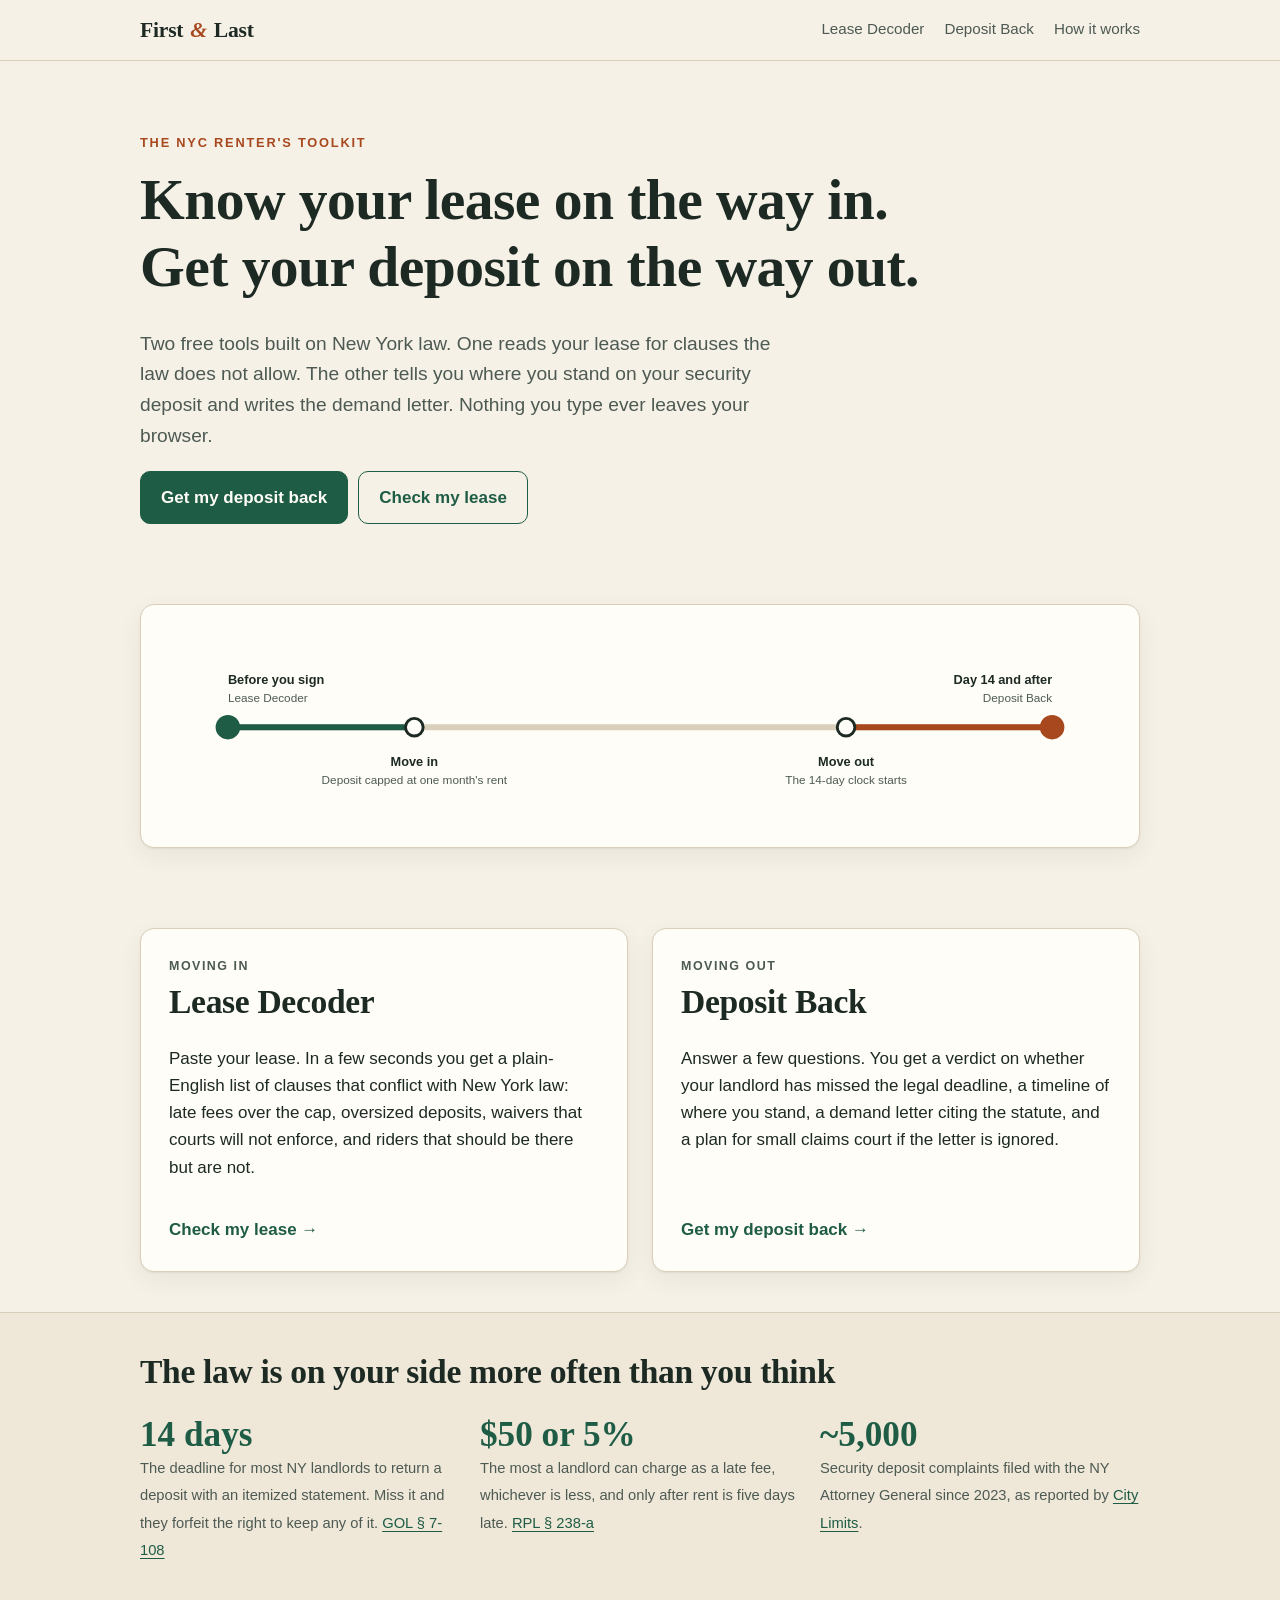
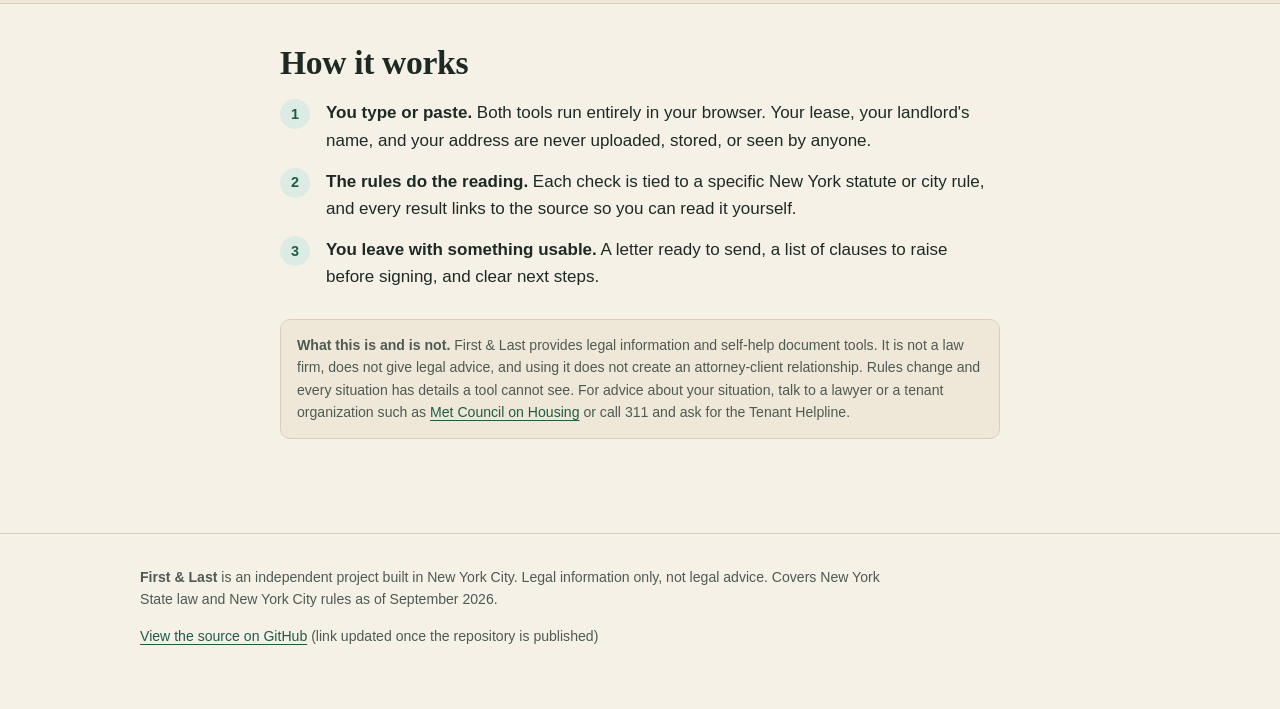
<file: index.html>
<!doctype html>
<html lang="en">
<head>
  <meta charset="utf-8">
  <meta name="viewport" content="width=device-width, initial-scale=1">
  <title>First &amp; Last | The NYC renter's toolkit</title>
  <meta name="description" content="Check your NYC lease on the way in. Get your security deposit back on the way out. Free, private, and built on New York law.">
  <link rel="stylesheet" href="css/styles.css">
  <link rel="icon" href="data:image/svg+xml,%3Csvg xmlns='http://www.w3.org/2000/svg' viewBox='0 0 64 64'%3E%3Crect width='64' height='64' rx='14' fill='%231f5c45'/%3E%3Ctext x='32' y='44' font-family='Georgia,serif' font-size='34' font-weight='700' fill='%23f6f1e7' text-anchor='middle'%3EF%26L%3C/text%3E%3C/svg%3E">
</head>
<body>
  <header class="site-header">
    <div class="wrap">
      <a class="brand" href="index.html">First <span class="amp">&amp;</span> Last</a>
      <nav class="nav" aria-label="Main">
        <a href="lease.html">Lease Decoder</a>
        <a href="deposit.html">Deposit Back</a>
        <a href="#how">How it works</a>
      </nav>
    </div>
  </header>

  <main>
    <section class="hero">
      <div class="wrap">
        <div class="eyebrow">The NYC renter's toolkit</div>
        <h1>Know your lease on the way in.<br>Get your deposit on the way out.</h1>
        <p class="lede">Two free tools built on New York law. One reads your lease for clauses the law does not allow. The other tells you where you stand on your security deposit and writes the demand letter. Nothing you type ever leaves your browser.</p>
        <div class="btn-row">
          <a class="btn" href="deposit.html">Get my deposit back</a>
          <a class="btn ghost" href="lease.html">Check my lease</a>
        </div>
      </div>
    </section>

    <section aria-labelledby="lifecycle-h">
      <div class="wrap">
        <h2 id="lifecycle-h" class="hidden">The renting lifecycle</h2>
        <div class="card timeline-box">
          <svg viewBox="0 0 960 190" role="img" aria-label="Timeline of a tenancy: sign the lease, live there, move out, deposit due 14 days later">
            <line class="tl-axis" x1="60" y1="96" x2="900" y2="96"/>
            <line class="tl-window" x1="60" y1="96" x2="250" y2="96"/>
            <line class="tl-over" x1="690" y1="96" x2="900" y2="96"/>
            <circle class="tl-dot deadline" cx="60" cy="96" r="11"/>
            <circle class="tl-dot" cx="250" cy="96" r="9"/>
            <circle class="tl-dot" cx="690" cy="96" r="9"/>
            <circle class="tl-dot today" cx="900" cy="96" r="11"/>
            <text class="tl-label" x="60" y="52">Before you sign</text>
            <text class="tl-date" x="60" y="70">Lease Decoder</text>
            <text class="tl-label" x="250" y="136" text-anchor="middle">Move in</text>
            <text class="tl-date" x="250" y="154" text-anchor="middle">Deposit capped at one month's rent</text>
            <text class="tl-label" x="690" y="136" text-anchor="middle">Move out</text>
            <text class="tl-date" x="690" y="154" text-anchor="middle">The 14-day clock starts</text>
            <text class="tl-label" x="900" y="52" text-anchor="end">Day 14 and after</text>
            <text class="tl-date" x="900" y="70" text-anchor="end">Deposit Back</text>
          </svg>
        </div>
      </div>
    </section>

    <section>
      <div class="wrap grid-2">
        <a class="card tool-card" href="lease.html" data-track="home_to_lease">
          <span class="when">Moving in</span>
          <h2>Lease Decoder</h2>
          <p>Paste your lease. In a few seconds you get a plain-English list of clauses that conflict with New York law: late fees over the cap, oversized deposits, waivers that courts will not enforce, and riders that should be there but are not.</p>
          <span class="go">Check my lease &rarr;</span>
        </a>
        <a class="card tool-card" href="deposit.html" data-track="home_to_deposit">
          <span class="when">Moving out</span>
          <h2>Deposit Back</h2>
          <p>Answer a few questions. You get a verdict on whether your landlord has missed the legal deadline, a timeline of where you stand, a demand letter citing the statute, and a plan for small claims court if the letter is ignored.</p>
          <span class="go">Get my deposit back &rarr;</span>
        </a>
      </div>
    </section>

    <section class="band" aria-labelledby="why-h">
      <div class="wrap">
        <h2 id="why-h">The law is on your side more often than you think</h2>
        <div class="grid-3" style="margin-top:24px">
          <div class="stat"><b>14 days</b><span>The deadline for most NY landlords to return a deposit with an itemized statement. Miss it and they forfeit the right to keep any of it. <a href="https://www.nysenate.gov/legislation/laws/GOB/7-108">GOL &sect; 7-108</a></span></div>
          <div class="stat"><b>$50 or 5%</b><span>The most a landlord can charge as a late fee, whichever is less, and only after rent is five days late. <a href="https://www.nysenate.gov/legislation/laws/RPP/238-A">RPL &sect; 238-a</a></span></div>
          <div class="stat"><b>~5,000</b><span>Security deposit complaints filed with the NY Attorney General since 2023, as reported by <a href="https://citylimits.org/trouble-getting-your-security-deposit-back-this-app-could-help/">City Limits</a>.</span></div>
        </div>
      </div>
    </section>

    <section id="how" aria-labelledby="how-h">
      <div class="wrap narrow">
        <h2 id="how-h">How it works</h2>
        <ol class="steps">
          <li><strong>You type or paste.</strong> Both tools run entirely in your browser. Your lease, your landlord's name, and your address are never uploaded, stored, or seen by anyone.</li>
          <li><strong>The rules do the reading.</strong> Each check is tied to a specific New York statute or city rule, and every result links to the source so you can read it yourself.</li>
          <li><strong>You leave with something usable.</strong> A letter ready to send, a list of clauses to raise before signing, and clear next steps.</li>
        </ol>
        <p class="notice" style="margin-top:28px"><strong>What this is and is not.</strong> First &amp; Last provides legal information and self-help document tools. It is not a law firm, does not give legal advice, and using it does not create an attorney-client relationship. Rules change and every situation has details a tool cannot see. For advice about your situation, talk to a lawyer or a tenant organization such as <a href="https://www.metcouncilonhousing.org/">Met Council on Housing</a> or call 311 and ask for the Tenant Helpline.</p>
      </div>
    </section>
  </main>

  <footer class="site-footer">
    <div class="wrap">
      <p><strong>First &amp; Last</strong> is an independent project built in New York City. Legal information only, not legal advice. Covers New York State law and New York City rules as of September 2026.</p>
      <p><a href="https://github.com/">View the source on GitHub</a> (link updated once the repository is published)</p>
    </div>
  </footer>

  <script src="js/app.js"></script>
  <script>
    document.querySelectorAll("[data-track]").forEach(function (el) {
      el.addEventListener("click", function () { track(el.dataset.track); });
    });
  </script>
</body>
</html>
</file>
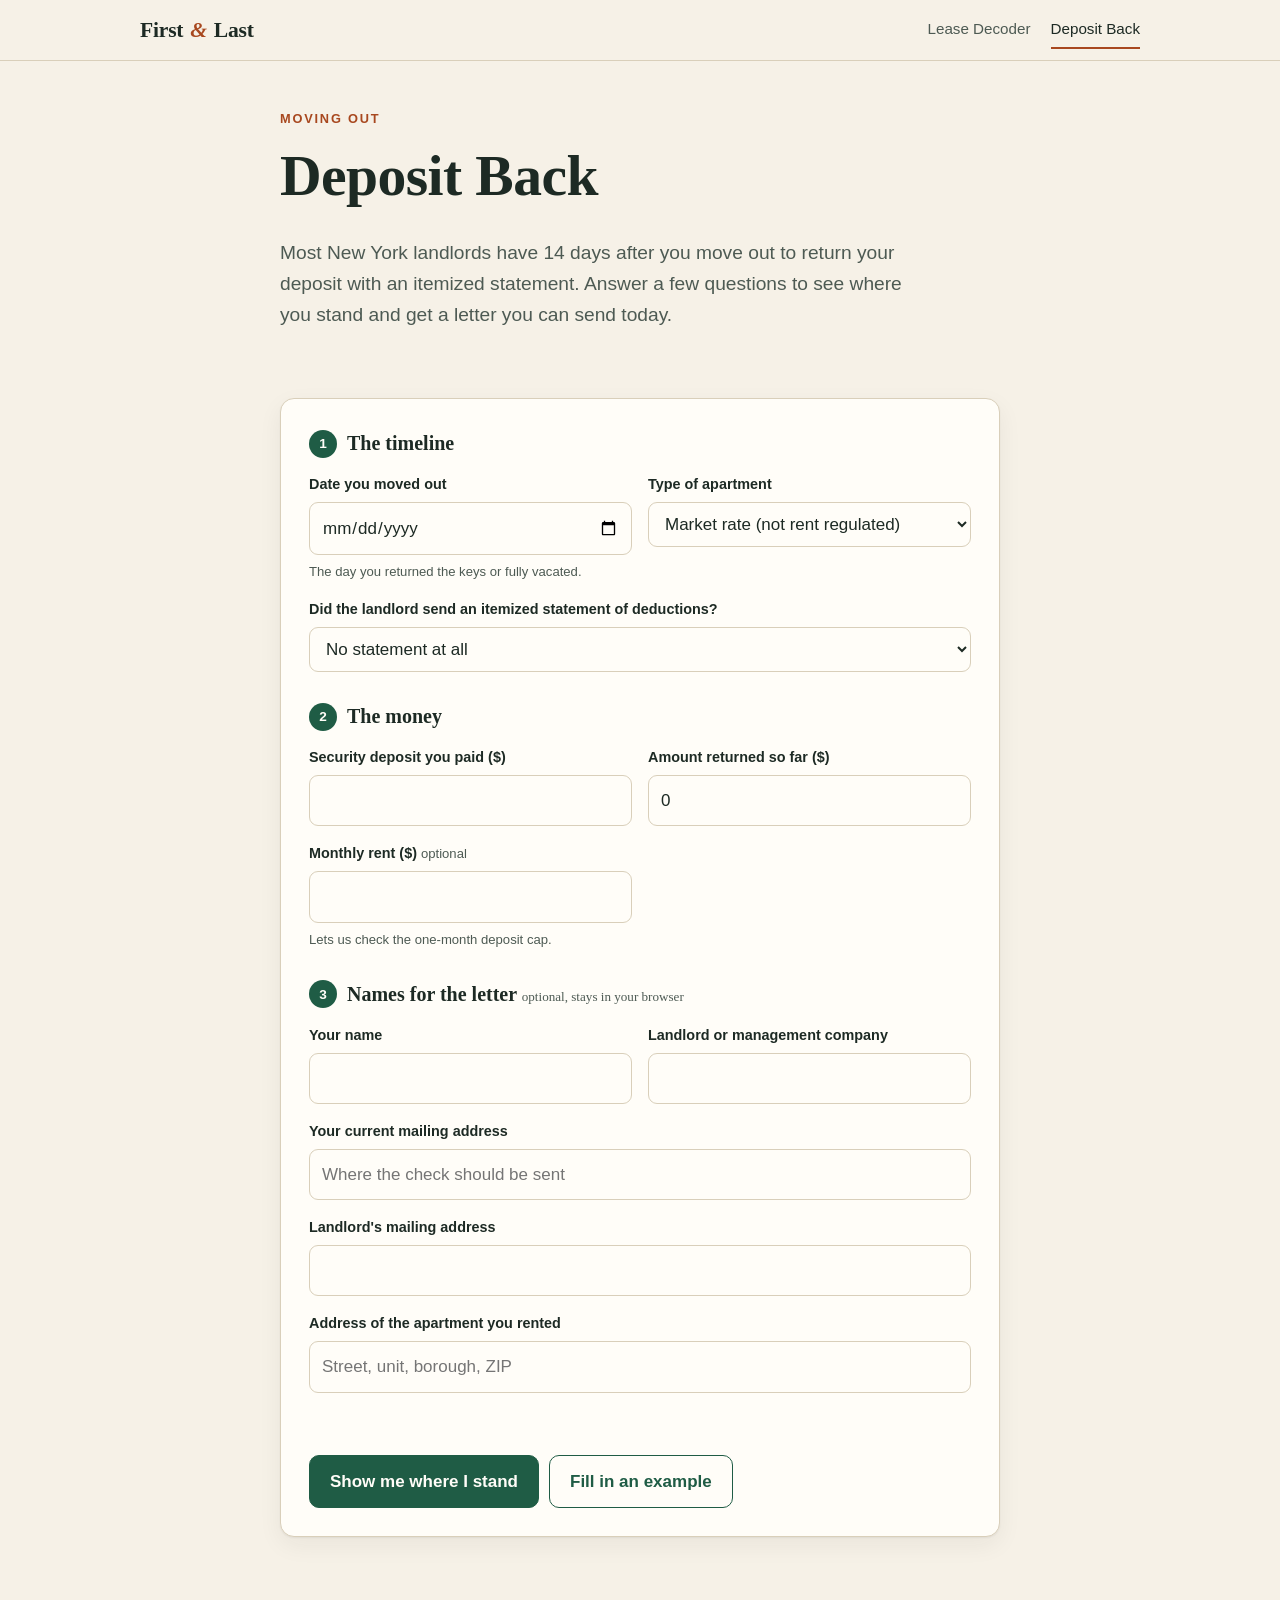
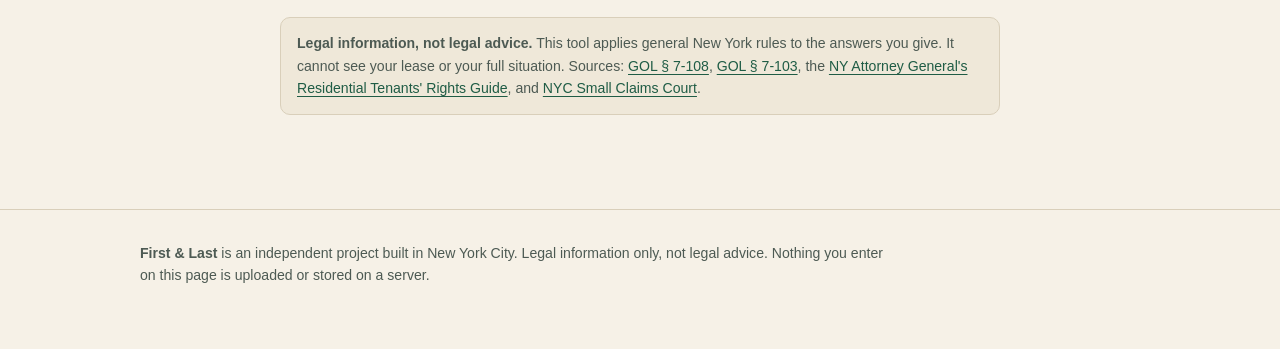
<file: deposit.html>
<!doctype html>
<html lang="en">
<head>
  <meta charset="utf-8">
  <meta name="viewport" content="width=device-width, initial-scale=1">
  <title>Deposit Back | First &amp; Last</title>
  <meta name="description" content="Find out whether your NY landlord missed the 14-day security deposit deadline and generate a demand letter citing the statute. Free and private.">
  <link rel="stylesheet" href="css/styles.css">
  <link rel="icon" href="data:image/svg+xml,%3Csvg xmlns='http://www.w3.org/2000/svg' viewBox='0 0 64 64'%3E%3Crect width='64' height='64' rx='14' fill='%231f5c45'/%3E%3Ctext x='32' y='44' font-family='Georgia,serif' font-size='34' font-weight='700' fill='%23f6f1e7' text-anchor='middle'%3EF%26L%3C/text%3E%3C/svg%3E">
</head>
<body>
  <header class="site-header">
    <div class="wrap">
      <a class="brand" href="index.html">First <span class="amp">&amp;</span> Last</a>
      <nav class="nav" aria-label="Main">
        <a href="lease.html">Lease Decoder</a>
        <a href="deposit.html" aria-current="page">Deposit Back</a>
      </nav>
    </div>
  </header>

  <main>
    <section class="page-hero">
      <div class="wrap narrow">
        <div class="eyebrow">Moving out</div>
        <h1>Deposit Back</h1>
        <p class="lede">Most New York landlords have 14 days after you move out to return your deposit with an itemized statement. Answer a few questions to see where you stand and get a letter you can send today.</p>
      </div>
    </section>

    <section>
      <div class="wrap narrow">
        <form id="deposit-form" class="card" novalidate>
          <fieldset>
            <legend><span class="step-num">1</span>The timeline</legend>
            <div class="fields">
              <div class="field">
                <label for="moveOut">Date you moved out</label>
                <input type="date" id="moveOut" required>
                <span class="hint">The day you returned the keys or fully vacated.</span>
              </div>
              <div class="field">
                <label for="unitType">Type of apartment</label>
                <select id="unitType">
                  <option value="market">Market rate (not rent regulated)</option>
                  <option value="stabilized">Rent stabilized</option>
                  <option value="controlled">Rent controlled</option>
                  <option value="unsure">Not sure</option>
                </select>
              </div>
              <div class="field full">
                <label for="statement">Did the landlord send an itemized statement of deductions?</label>
                <select id="statement">
                  <option value="none">No statement at all</option>
                  <option value="ontime">Yes, within 14 days of move-out</option>
                  <option value="late">Yes, but more than 14 days after move-out</option>
                </select>
              </div>
            </div>
          </fieldset>

          <fieldset>
            <legend><span class="step-num">2</span>The money</legend>
            <div class="fields">
              <div class="field">
                <label for="deposit">Security deposit you paid ($)</label>
                <input type="number" id="deposit" min="0" step="0.01" inputmode="decimal" required>
              </div>
              <div class="field">
                <label for="returned">Amount returned so far ($)</label>
                <input type="number" id="returned" min="0" step="0.01" inputmode="decimal" value="0">
              </div>
              <div class="field">
                <label for="rent">Monthly rent ($) <span class="hint">optional</span></label>
                <input type="number" id="rent" min="0" step="0.01" inputmode="decimal">
                <span class="hint">Lets us check the one-month deposit cap.</span>
              </div>
            </div>
          </fieldset>

          <fieldset>
            <legend><span class="step-num">3</span>Names for the letter <span class="hint">optional, stays in your browser</span></legend>
            <div class="fields">
              <div class="field"><label for="tenantName">Your name</label><input type="text" id="tenantName" autocomplete="name"></div>
              <div class="field"><label for="landlordName">Landlord or management company</label><input type="text" id="landlordName"></div>
              <div class="field full"><label for="tenantAddr">Your current mailing address</label><input type="text" id="tenantAddr" autocomplete="street-address" placeholder="Where the check should be sent"></div>
              <div class="field full"><label for="landlordAddr">Landlord's mailing address</label><input type="text" id="landlordAddr"></div>
              <div class="field full"><label for="rentalAddr">Address of the apartment you rented</label><input type="text" id="rentalAddr" placeholder="Street, unit, borough, ZIP"></div>
            </div>
          </fieldset>

          <p class="error-msg" id="form-error" role="alert"></p>
          <div class="btn-row">
            <button class="btn" type="submit">Show me where I stand</button>
            <button class="btn ghost" type="button" id="demo-btn">Fill in an example</button>
          </div>
        </form>
      </div>
    </section>

    <div id="results" class="hidden">
      <section>
        <div class="wrap narrow">
          <div id="verdict" class="card verdict" tabindex="-1"></div>
        </div>
      </section>

      <section>
        <div class="wrap">
          <h2>Your timeline</h2>
          <div class="card timeline-box" id="timeline"></div>
        </div>
      </section>

      <section id="letter-section">
        <div class="wrap narrow">
          <h2>Your letter</h2>
          <p class="small">Click into the letter to edit anything. Send it by certified mail with return receipt and keep a copy. Email a copy too if you have the landlord's address.</p>
          <div class="btn-row" style="margin-bottom:14px">
            <button class="btn small" type="button" id="copy-btn">Copy</button>
            <button class="btn small ghost" type="button" id="download-btn">Download .txt</button>
            <button class="btn small ghost" type="button" id="print-btn">Print or save as PDF</button>
          </div>
          <div id="letter" class="letter" contenteditable="true" spellcheck="true" aria-label="Your demand letter, editable"></div>
        </div>
      </section>

      <section class="band">
        <div class="wrap narrow">
          <h2>What happens next</h2>
          <ol class="steps" id="next-steps"></ol>
        </div>
      </section>

      <section>
        <div class="wrap">
          <h2>Want us to handle the follow-through?</h2>
          <p class="lede">The letter is free. These are the steps where most people stall.</p>
          <div class="grid-2" style="margin-top:20px">
            <div class="card offer">
              <span class="pill">Coming soon</span>
              <h3>Certified Mail, Sent For You</h3>
              <div class="price">$19</div>
              <ul>
                <li>We print and mail your letter by USPS Certified Mail</li>
                <li>Tracking number and delivery proof emailed to you</li>
                <li>A dated copy for your small claims file</li>
              </ul>
              <button class="btn" type="button" data-offer="certified_mail_19" data-offer-name="Certified Mail, Sent For You ($19)">Send it for me</button>
            </div>
            <div class="card offer">
              <span class="pill">Coming soon</span>
              <h3>Small Claims Packet</h3>
              <div class="price">$39</div>
              <ul>
                <li>Filing walkthrough for your borough, with your facts filled in</li>
                <li>Evidence checklist and a one-page timeline exhibit</li>
                <li>A short script for what to say at the hearing</li>
              </ul>
              <button class="btn" type="button" data-offer="small_claims_39" data-offer-name="Small Claims Packet ($39)">Get the packet</button>
            </div>
          </div>
        </div>
      </section>
    </div>

    <section>
      <div class="wrap narrow">
        <p class="notice"><strong>Legal information, not legal advice.</strong> This tool applies general New York rules to the answers you give. It cannot see your lease or your full situation. Sources: <a href="https://www.nysenate.gov/legislation/laws/GOB/7-108">GOL &sect; 7-108</a>, <a href="https://www.nysenate.gov/legislation/laws/GOB/7-103">GOL &sect; 7-103</a>, the <a href="https://ag.ny.gov/publications/residential-tenants-rights-guide">NY Attorney General's Residential Tenants' Rights Guide</a>, and <a href="https://www.nycourts.gov/new-york-city-small-claims-court/nyc-small-claims-court-legal-information">NYC Small Claims Court</a>.</p>
      </div>
    </section>
  </main>

  <div class="modal-back" id="offer-modal" role="dialog" aria-modal="true" aria-labelledby="offer-h">
    <div class="modal">
      <h3 id="offer-h"><span data-offer-title></span> is not live yet</h3>
      <form>
        <p>We are gauging interest before we build this. Leave your email and you will be the first to hear if it launches, at the price shown. One email, no spam, and nothing is charged.</p>
        <div class="field"><label for="offer-email">Email</label><input type="email" id="offer-email" required placeholder="you@example.com"></div>
        <div class="btn-row"><button class="btn" type="submit">Notify me</button><button class="btn ghost" type="button" data-close>Not now</button></div>
      </form>
      <div data-offer-thanks class="hidden">
        <p><strong>Thank you.</strong> You are on the list. Your free letter above is ready to send in the meantime.</p>
        <div class="btn-row"><button class="btn" type="button" data-close>Back to my letter</button></div>
      </div>
    </div>
  </div>

  <footer class="site-footer">
    <div class="wrap">
      <p><strong>First &amp; Last</strong> is an independent project built in New York City. Legal information only, not legal advice. Nothing you enter on this page is uploaded or stored on a server.</p>
    </div>
  </footer>

  <script src="js/app.js"></script>
  <script src="js/deposit.js"></script>
</body>
</html>
</file>
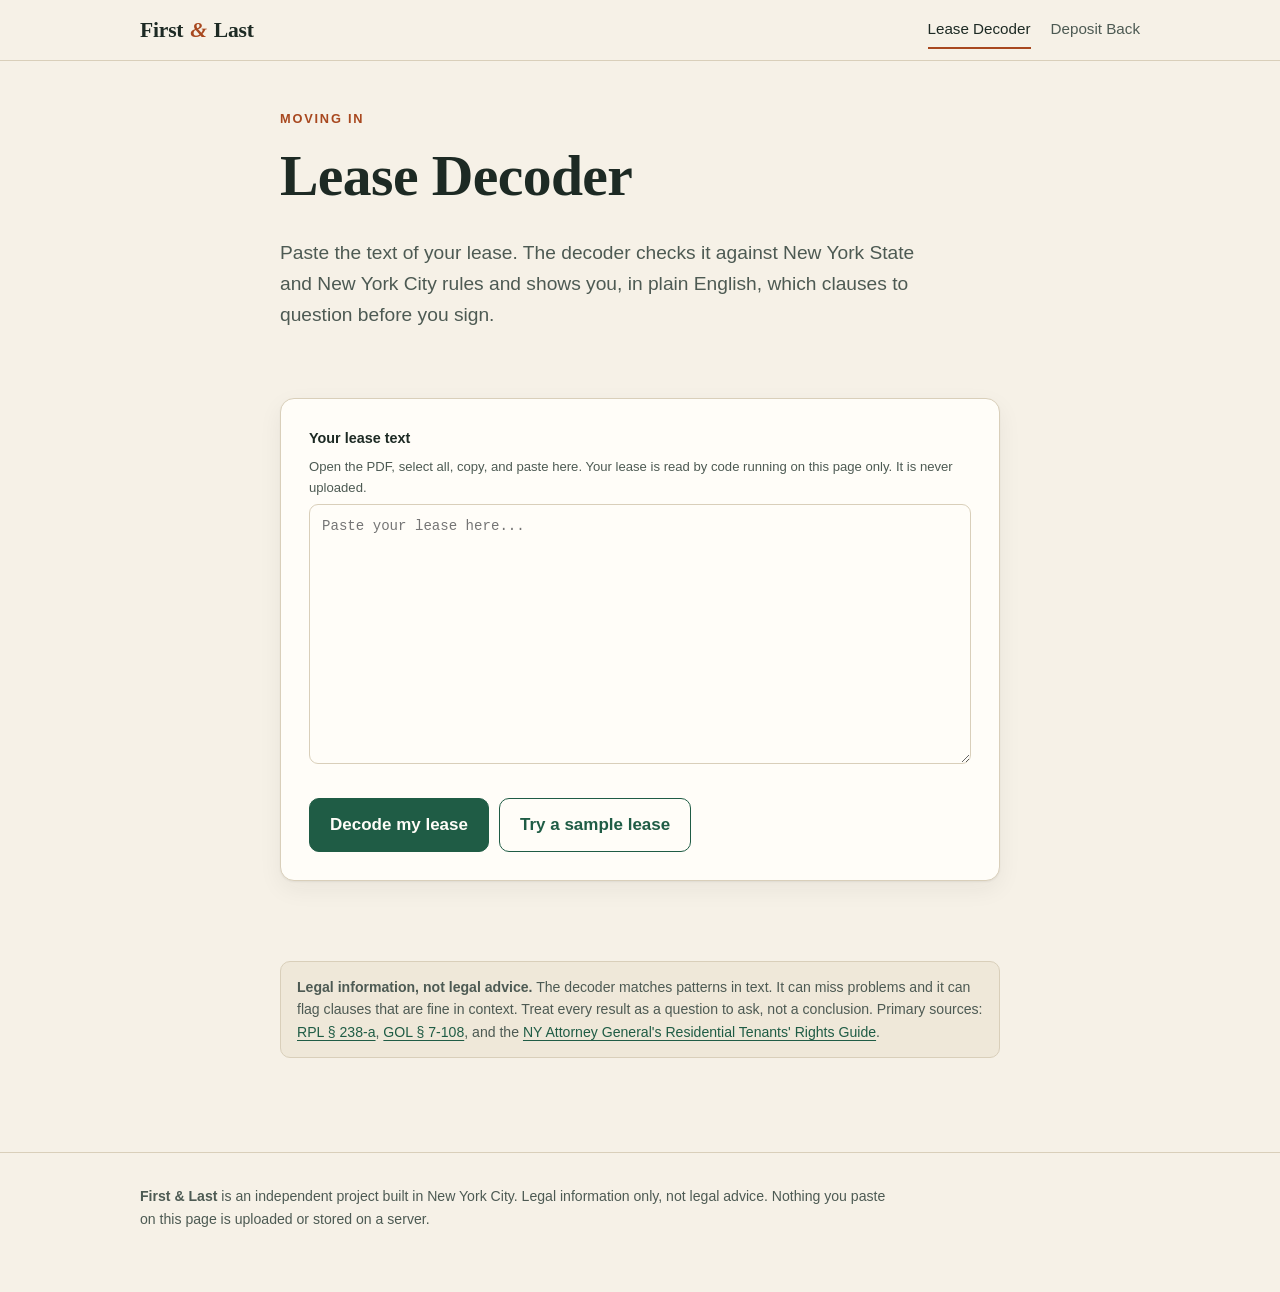
<file: lease.html>
<!doctype html>
<html lang="en">
<head>
  <meta charset="utf-8">
  <meta name="viewport" content="width=device-width, initial-scale=1">
  <title>Lease Decoder | First &amp; Last</title>
  <meta name="description" content="Paste your NYC lease and see which clauses conflict with New York law. Runs privately in your browser. Free.">
  <link rel="stylesheet" href="css/styles.css">
  <link rel="icon" href="data:image/svg+xml,%3Csvg xmlns='http://www.w3.org/2000/svg' viewBox='0 0 64 64'%3E%3Crect width='64' height='64' rx='14' fill='%231f5c45'/%3E%3Ctext x='32' y='44' font-family='Georgia,serif' font-size='34' font-weight='700' fill='%23f6f1e7' text-anchor='middle'%3EF%26L%3C/text%3E%3C/svg%3E">
</head>
<body>
  <header class="site-header">
    <div class="wrap">
      <a class="brand" href="index.html">First <span class="amp">&amp;</span> Last</a>
      <nav class="nav" aria-label="Main">
        <a href="lease.html" aria-current="page">Lease Decoder</a>
        <a href="deposit.html">Deposit Back</a>
      </nav>
    </div>
  </header>

  <main>
    <section class="page-hero">
      <div class="wrap narrow">
        <div class="eyebrow">Moving in</div>
        <h1>Lease Decoder</h1>
        <p class="lede">Paste the text of your lease. The decoder checks it against New York State and New York City rules and shows you, in plain English, which clauses to question before you sign.</p>
      </div>
    </section>

    <section>
      <div class="wrap narrow">
        <div class="card">
          <div class="field">
            <label for="lease-text">Your lease text</label>
            <span class="hint">Open the PDF, select all, copy, and paste here. Your lease is read by code running on this page only. It is never uploaded.</span>
            <textarea id="lease-text" placeholder="Paste your lease here..."></textarea>
          </div>
          <p class="error-msg" id="lease-error" role="alert"></p>
          <div class="btn-row">
            <button class="btn" type="button" id="scan-btn">Decode my lease</button>
            <button class="btn ghost" type="button" id="sample-btn">Try a sample lease</button>
          </div>
        </div>
      </div>
    </section>

    <div id="lease-results" class="hidden">
      <section>
        <div class="wrap narrow">
          <h2 id="results-head" tabindex="-1">What we found</h2>
          <div class="summary-bar" id="summary-bar"></div>
          <div id="findings"></div>
        </div>
      </section>

      <section class="band">
        <div class="wrap narrow">
          <h2>Riders and notices NYC leases should include</h2>
          <p class="small">We searched your text for each of these. If you pasted only part of the lease, check the rest before assuming something is missing.</p>
          <div id="riders"></div>
        </div>
      </section>

      <section>
        <div class="wrap narrow">
          <h2>What a lease will not tell you</h2>
          <ol class="steps">
            <li><strong>Rent increases need advance notice.</strong> For an increase of 5% or more, or a non-renewal, the landlord owes you 30, 60, or 90 days of written notice depending on how long you have lived there. <a href="https://www.nysenate.gov/legislation/laws/RPP/226-C">RPL &sect; 226-c</a></li>
            <li><strong>The landlord's broker cannot bill you.</strong> Since June 11, 2025, the FARE Act bars brokers who represent the landlord from charging the tenant, and every fee you owe must be disclosed in writing before signing. <a href="https://www.nyc.gov/site/dca/about/FAQ-Broker-Fees.page">NYC DCWP</a></li>
            <li><strong>Unlawful clauses do not void the whole lease.</strong> A clause the law will not enforce is usually just ignored by a court. Flagging it before signing is still worth doing, because it tells you how carefully the landlord follows the rules.</li>
          </ol>
        </div>
      </section>

      <section>
        <div class="wrap narrow">
          <div class="card offer">
            <span class="pill">Coming soon</span>
            <h3>Move-In Kit</h3>
            <div class="price">$15</div>
            <ul>
              <li>A ready-to-send email asking the landlord to fix each flagged clause, written from your results</li>
              <li>A room-by-room photo checklist that protects your deposit when you move out</li>
              <li>Calendar reminders for your renewal window and notice deadlines</li>
            </ul>
            <button class="btn" type="button" data-offer="move_in_kit_15" data-offer-name="The Move-In Kit ($15)">Get the kit</button>
          </div>
        </div>
      </section>
    </div>

    <section>
      <div class="wrap narrow">
        <p class="notice"><strong>Legal information, not legal advice.</strong> The decoder matches patterns in text. It can miss problems and it can flag clauses that are fine in context. Treat every result as a question to ask, not a conclusion. Primary sources: <a href="https://www.nysenate.gov/legislation/laws/RPP/238-A">RPL &sect; 238-a</a>, <a href="https://www.nysenate.gov/legislation/laws/GOB/7-108">GOL &sect; 7-108</a>, and the <a href="https://ag.ny.gov/publications/residential-tenants-rights-guide">NY Attorney General's Residential Tenants' Rights Guide</a>.</p>
      </div>
    </section>
  </main>

  <div class="modal-back" id="offer-modal" role="dialog" aria-modal="true" aria-labelledby="offer-h">
    <div class="modal">
      <h3 id="offer-h"><span data-offer-title></span> is not live yet</h3>
      <form>
        <p>We are gauging interest before we build this. Leave your email and you will be the first to hear if it launches, at the price shown. One email, no spam, and nothing is charged.</p>
        <div class="field"><label for="offer-email">Email</label><input type="email" id="offer-email" required placeholder="you@example.com"></div>
        <div class="btn-row"><button class="btn" type="submit">Notify me</button><button class="btn ghost" type="button" data-close>Not now</button></div>
      </form>
      <div data-offer-thanks class="hidden">
        <p><strong>Thank you.</strong> You are on the list.</p>
        <div class="btn-row"><button class="btn" type="button" data-close>Back to my results</button></div>
      </div>
    </div>
  </div>

  <footer class="site-footer">
    <div class="wrap">
      <p><strong>First &amp; Last</strong> is an independent project built in New York City. Legal information only, not legal advice. Nothing you paste on this page is uploaded or stored on a server.</p>
    </div>
  </footer>

  <script src="js/app.js"></script>
  <script src="js/lease.js"></script>
</body>
</html>
</file>
<file: css/styles.css>
/* First & Last: shared styles
   Palette: warm paper, ink green, rust for warnings. No external fonts or libraries. */

:root {
  --paper: #f6f1e7;
  --paper-2: #efe8d9;
  --card: #fffdf8;
  --ink: #1d2a24;
  --ink-soft: #4d5a53;
  --line: #d9cfba;
  --green: #1f5c45;
  --green-soft: #dcebe3;
  --rust: #a8481f;
  --rust-soft: #f6e0d4;
  --gold: #8a6510;
  --gold-soft: #f5e9c8;
  --blue: #2b5278;
  --blue-soft: #dfe9f3;
  --shadow: 0 1px 2px rgba(29, 42, 36, .06), 0 8px 24px rgba(29, 42, 36, .06);
  --serif: "Iowan Old Style", "Palatino Linotype", Palatino, Georgia, serif;
  --sans: -apple-system, BlinkMacSystemFont, "Segoe UI", Roboto, Helvetica, Arial, sans-serif;
  --mono: ui-monospace, SFMono-Regular, Menlo, Consolas, monospace;
}

@media (prefers-color-scheme: dark) {
  :root {
    --paper: #141a17;
    --paper-2: #1a221e;
    --card: #1e2723;
    --ink: #ece6d8;
    --ink-soft: #a9b3ac;
    --line: #34403a;
    --green: #7cc4a3;
    --green-soft: #1f3a2f;
    --rust: #e89a73;
    --rust-soft: #40261b;
    --gold: #e0be6a;
    --gold-soft: #3a3019;
    --blue: #9cc0e4;
    --blue-soft: #1e2d3c;
    --shadow: 0 1px 2px rgba(0, 0, 0, .3), 0 8px 24px rgba(0, 0, 0, .25);
  }
}

* { box-sizing: border-box; }
html { -webkit-text-size-adjust: 100%; }
body {
  margin: 0;
  background: var(--paper);
  color: var(--ink);
  font-family: var(--sans);
  font-size: 17px;
  line-height: 1.6;
}
a { color: var(--green); text-underline-offset: 3px; }
a:hover { text-decoration-thickness: 2px; }
h1, h2, h3 { font-family: var(--serif); font-weight: 600; line-height: 1.15; letter-spacing: -.01em; margin: 0 0 .5em; text-wrap: balance; }
h1 { font-size: clamp(2.2rem, 6vw, 3.6rem); }
h2 { font-size: clamp(1.5rem, 3.5vw, 2.1rem); }
h3 { font-size: 1.2rem; }
p { margin: 0 0 1em; }
small, .small { font-size: .85rem; color: var(--ink-soft); }

.wrap { max-width: 1040px; margin: 0 auto; padding: 0 20px; }
.narrow { max-width: 760px; }

/* Header */
.site-header { border-bottom: 1px solid var(--line); background: var(--paper); position: sticky; top: 0; z-index: 10; }
.site-header .wrap { display: flex; align-items: center; justify-content: space-between; gap: 16px; min-height: 60px; flex-wrap: wrap; }
.brand { font-family: var(--serif); font-size: 1.35rem; font-weight: 700; color: var(--ink); text-decoration: none; letter-spacing: -.01em; }
.brand .amp { color: var(--rust); font-style: italic; padding: 0 .08em; }
.nav { display: flex; gap: 20px; font-size: .95rem; }
.nav a { color: var(--ink-soft); text-decoration: none; padding: 6px 0; border-bottom: 2px solid transparent; }
.nav a:hover, .nav a[aria-current="page"] { color: var(--ink); border-bottom-color: var(--rust); }

/* Hero */
.hero { padding: 72px 0 40px; }
.eyebrow { font-size: .8rem; letter-spacing: .14em; text-transform: uppercase; color: var(--rust); font-weight: 600; margin-bottom: 14px; }
.lede { font-size: 1.2rem; color: var(--ink-soft); max-width: 640px; }
.page-hero { padding: 48px 0 8px; }

/* Cards and grids */
.grid-2 { display: grid; grid-template-columns: repeat(auto-fit, minmax(290px, 1fr)); gap: 24px; }
.grid-3 { display: grid; grid-template-columns: repeat(auto-fit, minmax(230px, 1fr)); gap: 20px; }
.card { background: var(--card); border: 1px solid var(--line); border-radius: 14px; padding: 28px; box-shadow: var(--shadow); }
.tool-card { display: flex; flex-direction: column; gap: 6px; text-decoration: none; color: inherit; transition: transform .15s ease, border-color .15s ease; }
.tool-card:hover { transform: translateY(-3px); border-color: var(--green); }
.tool-card .when { font-size: .78rem; letter-spacing: .12em; text-transform: uppercase; color: var(--ink-soft); font-weight: 600; }
.tool-card .go { margin-top: auto; padding-top: 12px; color: var(--green); font-weight: 600; }
section { padding: 40px 0; }
.band { background: var(--paper-2); border-top: 1px solid var(--line); border-bottom: 1px solid var(--line); }

/* Stat row */
.stat b { display: block; font-family: var(--serif); font-size: 2.2rem; line-height: 1.1; color: var(--green); }
.stat span { font-size: .92rem; color: var(--ink-soft); }

/* Forms */
fieldset { border: 0; padding: 0; margin: 0 0 28px; }
legend { font-family: var(--serif); font-size: 1.25rem; font-weight: 600; padding: 0; margin-bottom: 14px; }
.step-num { display: inline-grid; place-items: center; width: 28px; height: 28px; border-radius: 50%; background: var(--green); color: var(--card); font-family: var(--sans); font-size: .85rem; font-weight: 700; margin-right: 10px; vertical-align: 2px; }
.fields { display: grid; grid-template-columns: repeat(auto-fit, minmax(220px, 1fr)); gap: 16px; }
.field { display: flex; flex-direction: column; gap: 6px; }
.field.full { grid-column: 1 / -1; }
label, .label { font-size: .9rem; font-weight: 600; }
.hint { font-size: .82rem; color: var(--ink-soft); font-weight: 400; }
input[type="text"], input[type="date"], input[type="number"], input[type="email"], select, textarea {
  font: inherit; color: var(--ink); background: var(--card);
  border: 1px solid var(--line); border-radius: 9px; padding: 11px 12px; width: 100%;
}
textarea { min-height: 260px; font-family: var(--mono); font-size: .88rem; line-height: 1.55; resize: vertical; }
input:focus, select:focus, textarea:focus, button:focus-visible, a:focus-visible { outline: 3px solid var(--green); outline-offset: 2px; }
.error-msg { color: var(--rust); font-size: .9rem; font-weight: 600; min-height: 1.4em; }

.btn { display: inline-flex; align-items: center; gap: 8px; font: inherit; font-weight: 600; cursor: pointer; border-radius: 10px; padding: 12px 20px; border: 1px solid var(--green); background: var(--green); color: var(--card); text-decoration: none; }
.btn:hover { filter: brightness(1.08); }
.btn.ghost { background: transparent; color: var(--green); }
.btn.small { padding: 8px 14px; font-size: .9rem; }
.btn-row { display: flex; flex-wrap: wrap; gap: 10px; }

/* Verdict */
.verdict { border-left: 6px solid var(--green); }
.verdict.bad { border-left-color: var(--rust); }
.verdict.warn { border-left-color: var(--gold); }
.verdict.info { border-left-color: var(--blue); }
.verdict .tag, .pill { display: inline-block; font-size: .74rem; letter-spacing: .1em; text-transform: uppercase; font-weight: 700; padding: 4px 10px; border-radius: 99px; background: var(--green-soft); color: var(--green); margin-bottom: 12px; }
.verdict.bad .tag, .pill.bad { background: var(--rust-soft); color: var(--rust); }
.verdict.warn .tag, .pill.warn { background: var(--gold-soft); color: var(--gold); }
.verdict.info .tag, .pill.info { background: var(--blue-soft); color: var(--blue); }
.verdict h2 { margin-bottom: .35em; }
.money { font-family: var(--serif); font-size: 1.5rem; font-weight: 700; }

/* Timeline */
.timeline-box { overflow-x: auto; }
.timeline-box svg { display: block; width: 100%; min-width: 560px; height: auto; }
.tl-axis { stroke: var(--line); stroke-width: 6; stroke-linecap: round; }
.tl-window { stroke: var(--green); stroke-width: 6; stroke-linecap: round; }
.tl-over { stroke: var(--rust); stroke-width: 6; stroke-linecap: round; }
.tl-future { stroke: var(--line); stroke-width: 6; stroke-dasharray: 2 10; stroke-linecap: round; }
.tl-dot { fill: var(--card); stroke: var(--ink); stroke-width: 3; }
.tl-dot.today { fill: var(--rust); stroke: var(--rust); }
.tl-dot.deadline { fill: var(--green); stroke: var(--green); }
.tl-label { font-family: var(--sans); font-size: 13px; font-weight: 700; fill: var(--ink); }
.tl-date { font-family: var(--sans); font-size: 12px; fill: var(--ink-soft); }
.tl-stem { stroke: var(--line); stroke-width: 1.5; }

/* Letter */
.letter { background: #fffefb; color: #1b1b1b; border: 1px solid var(--line); border-radius: 6px; padding: 44px clamp(20px, 6vw, 56px); font-family: var(--serif); font-size: 1rem; line-height: 1.65; white-space: pre-wrap; box-shadow: var(--shadow); }
.letter:focus { outline: 3px solid var(--green); }

/* Steps list */
.steps { counter-reset: s; list-style: none; padding: 0; margin: 0; display: grid; gap: 14px; }
.steps li { counter-increment: s; position: relative; padding-left: 46px; }
.steps li::before { content: counter(s); position: absolute; left: 0; top: 0; width: 30px; height: 30px; border-radius: 50%; display: grid; place-items: center; background: var(--green-soft); color: var(--green); font-weight: 700; font-size: .9rem; }

/* Upsell (fake door) */
.offer { display: flex; flex-direction: column; gap: 8px; }
.offer .price { font-family: var(--serif); font-size: 1.7rem; font-weight: 700; }
.offer ul { margin: 0 0 8px; padding-left: 20px; color: var(--ink-soft); font-size: .95rem; }

/* Findings */
.finding { border-left: 6px solid var(--gold); margin-bottom: 16px; padding: 22px 24px; }
.finding.bad { border-left-color: var(--rust); }
.finding.info { border-left-color: var(--blue); }
.finding.ok { border-left-color: var(--green); }
.finding h3 { margin-bottom: .3em; }
.finding blockquote { margin: 12px 0; padding: 10px 14px; background: var(--paper-2); border-radius: 8px; font-family: var(--mono); font-size: .84rem; line-height: 1.5; color: var(--ink-soft); overflow-wrap: anywhere; }
.finding blockquote mark { background: var(--gold-soft); color: var(--ink); padding: 1px 2px; border-radius: 3px; }
.finding .cite { font-size: .85rem; color: var(--ink-soft); }
.summary-bar { display: flex; flex-wrap: wrap; gap: 10px; margin: 8px 0 22px; }

/* Modal */
.modal-back { position: fixed; inset: 0; background: rgba(15, 20, 17, .55); display: none; place-items: center; padding: 20px; z-index: 50; }
.modal-back.open { display: grid; }
.modal { background: var(--card); border-radius: 16px; padding: 30px; max-width: 460px; width: 100%; border: 1px solid var(--line); box-shadow: var(--shadow); }
.modal .btn-row { margin-top: 14px; }

/* Notice and footer */
.notice { font-size: .88rem; color: var(--ink-soft); background: var(--paper-2); border: 1px solid var(--line); border-radius: 10px; padding: 14px 16px; }
.site-footer { border-top: 1px solid var(--line); padding: 32px 0 48px; margin-top: 40px; font-size: .88rem; color: var(--ink-soft); }
.site-footer p { max-width: 760px; }
.hidden { display: none !important; }
#verdict, #results-head { scroll-margin-top: 84px; }

@media (max-width: 560px) {
  body { font-size: 16px; }
  .hero { padding: 44px 0 24px; }
  .card { padding: 22px; }
  .nav { gap: 14px; font-size: .9rem; }
  .timeline-box svg { min-width: 760px; }
}

@media print {
  body { background: #fff; }
  body * { visibility: hidden; }
  .letter, .letter * { visibility: visible; }
  .letter { position: absolute; left: 0; top: 0; width: 100%; border: 0; box-shadow: none; padding: 0; font-size: 12pt; }
}
</file>
